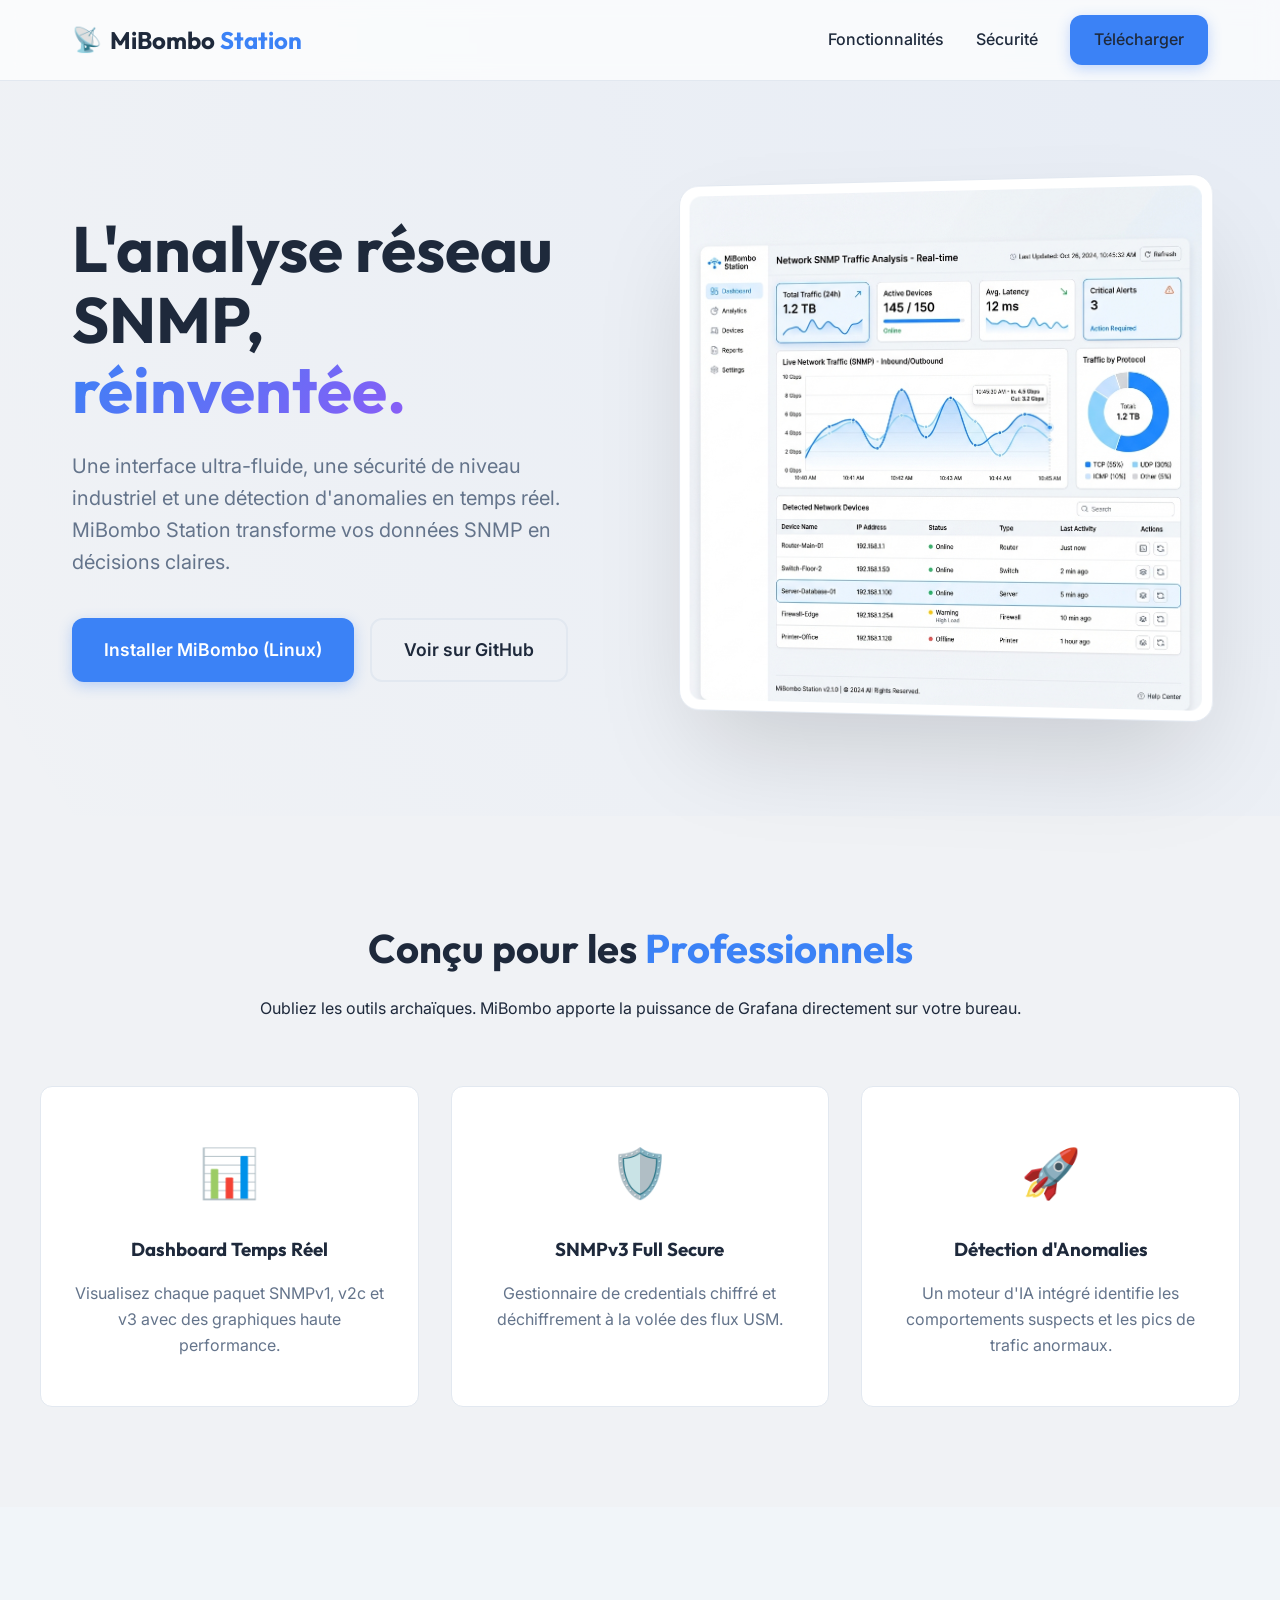
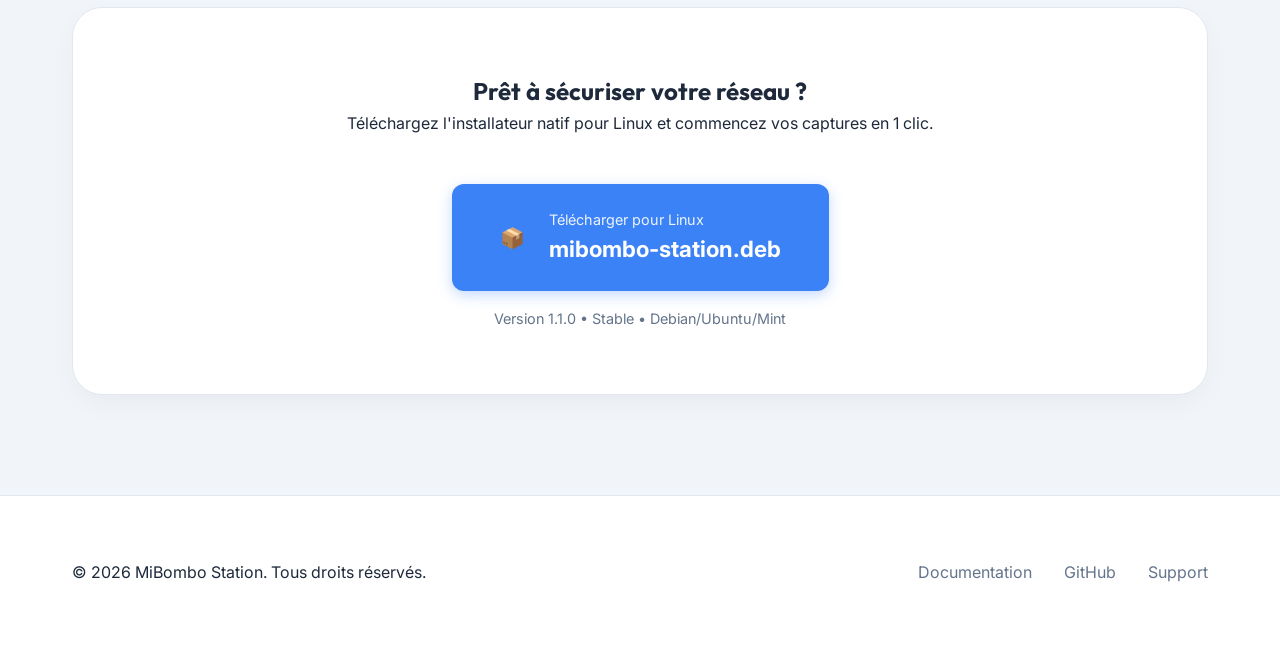
<file: MiBombo_version1/website/index.html>
<!DOCTYPE html>
<html lang="fr">

<head>
    <meta charset="UTF-8">
    <meta name="viewport" content="width=device-width, initial-scale=1.0">
    <title>MiBombo Station - Analyse SNMP Nouvelle Génération</title>
    <meta name="description"
        content="Découvrez MiBombo Station, la suite logicielle d'analyse SNMP sécurisée avec interface style Grafana. Téléchargez l'installateur Linux pour une surveillance réseau simplifiée.">
    <link rel="stylesheet" href="style.css">
    <!-- Google Fonts: Inter & Outfit -->
    <link rel="preconnect" href="https://fonts.googleapis.com">
    <link rel="preconnect" href="https://fonts.gstatic.com" crossorigin>
    <link
        href="https://fonts.googleapis.com/css2?family=Inter:wght@400;500;600;700&family=Outfit:wght@500;600;700&display=swap"
        rel="stylesheet">
</head>

<body>
    <header>
        <nav class="container">
            <div class="logo">
                <span class="logo-icon">📡</span>
                <span class="logo-text">MiBombo <span>Station</span></span>
            </div>
            <ul class="nav-links">
                <li><a href="#features">Fonctionnalités</a></li>
                <li><a href="#security">Sécurité</a></li>
                <li><a href="#download" class="btn btn-primary">Télécharger</a></li>
            </ul>
        </nav>
    </header>

    <main>
        <!-- Hero Section -->
        <section class="hero">
            <div class="container hero-grid">
                <div class="hero-content">
                    <h1>L'analyse réseau SNMP, <br><span class="text-gradient">réinventée.</span></h1>
                    <p class="lead">Une interface ultra-fluide, une sécurité de niveau industriel et une détection
                        d'anomalies en temps réel. MiBombo Station transforme vos données SNMP en décisions claires.</p>
                    <div class="hero-actions">
                        <a href="#download" class="btn btn-lg btn-primary">Installer MiBombo (Linux)</a>
                        <a href="https://github.com" class="btn btn-lg btn-outline">Voir sur GitHub</a>
                    </div>
                </div>
                <div class="hero-image">
                    <div class="mockup-frame">
                        <img src="assets/mockup.png" alt="MiBombo Station Dashboard Mockup">
                    </div>
                </div>
            </div>
        </section>

        <!-- Features Section -->
        <section id="features" class="features container">
            <div class="section-header">
                <h2>Conçu pour les <span>Professionnels</span></h2>
                <p>Oubliez les outils archaïques. MiBombo apporte la puissance de Grafana directement sur votre bureau.
                </p>
            </div>
            <div class="feature-grid">
                <div class="feature-card">
                    <div class="icon">📊</div>
                    <h3>Dashboard Temps Réel</h3>
                    <p>Visualisez chaque paquet SNMPv1, v2c et v3 avec des graphiques haute performance.</p>
                </div>
                <div class="feature-card">
                    <div class="icon">🛡️</div>
                    <h3>SNMPv3 Full Secure</h3>
                    <p>Gestionnaire de credentials chiffré et déchiffrement à la volée des flux USM.</p>
                </div>
                <div class="feature-card">
                    <div class="icon">🚀</div>
                    <h3>Détection d'Anomalies</h3>
                    <p>Un moteur d'IA intégré identifie les comportements suspects et les pics de trafic anormaux.</p>
                </div>
            </div>
        </section>

        <!-- Download Section -->
        <section id="download" class="download">
            <div class="container download-container">
                <div class="glass-card">
                    <h2>Prêt à sécuriser votre réseau ?</h2>
                    <p>Téléchargez l'installateur natif pour Linux et commencez vos captures en 1 clic.</p>
                    <div class="download-box">
                        <a href="mibombo-station.deb" download class="btn btn-xl btn-primary">
                            <span class="btn-icon">📦</span>
                            <div class="btn-text">
                                <span class="btn-sub">Télécharger pour Linux</span>
                                <span class="btn-main">mibombo-station.deb</span>
                            </div>
                        </a>
                        <p class="download-meta">Version 1.1.0 • Stable • Debian/Ubuntu/Mint</p>
                    </div>
                </div>
            </div>
        </section>
    </main>

    <footer>
        <div class="container footer-content">
            <p>&copy; 2026 MiBombo Station. Tous droits réservés.</p>
            <div class="social-links">
                <a href="#">Documentation</a>
                <a href="#">GitHub</a>
                <a href="#">Support</a>
            </div>
        </div>
    </footer>

    <script src="script.js"></script>
</body>

</html>
</file>
<file: MiBombo_version1/website/style.css>
:root {
    --primary: #3B82F6;
    --primary-hover: #2563EB;
    --secondary: #64748B;
    --bg-light: #F8FAFC;
    --bg-main: #F0F2F5;
    --white: #FFFFFF;
    --text-main: #1E293B;
    --text-muted: #64748B;
    --glass: rgba(255, 255, 255, 0.7);
    --border: #E2E8F0;
    --shadow: 0 10px 30px -5px rgba(0, 0, 0, 0.05);
    --radius: 12px;
    --transition: all 0.3s cubic-bezier(0.4, 0, 0.2, 1);
}

* {
    margin: 0;
    padding: 0;
    box-sizing: border-box;
}

html {
    scroll-behavior: smooth;
}

body {
    font-family: 'Inter', system-ui, -apple-system, sans-serif;
    color: var(--text-main);
    background-color: var(--bg-main);
    line-height: 1.6;
    overflow-x: hidden;
}

h1, h2, h3, .logo-text {
    font-family: 'Outfit', sans-serif;
}

.container {
    max-width: 1200px;
    margin: 0 auto;
    padding: 0 2rem;
}

/* Header & Nav */
header {
    background: var(--glass);
    backdrop-filter: blur(10px);
    border-bottom: 1px solid var(--border);
    position: fixed;
    width: 100%;
    top: 0;
    z-index: 1000;
}

nav {
    height: 80px;
    display: flex;
    justify-content: space-between;
    align-items: center;
}

.logo {
    display: flex;
    align-items: center;
    gap: 0.5rem;
    font-size: 1.5rem;
    font-weight: 700;
}

.logo-text span {
    color: var(--primary);
}

.nav-links {
    list-style: none;
    display: flex;
    align-items: center;
    gap: 2rem;
}

.nav-links a {
    text-decoration: none;
    color: var(--text-main);
    font-weight: 500;
    transition: var(--transition);
}

.nav-links a:hover {
    color: var(--primary);
}

/* Buttons */
.btn {
    display: inline-flex;
    align-items: center;
    justify-content: center;
    padding: 0.75rem 1.5rem;
    border-radius: var(--radius);
    text-decoration: none;
    font-weight: 600;
    transition: var(--transition);
    cursor: pointer;
    border: none;
}

.btn-primary {
    background-color: var(--primary);
    color: var(--white);
    box-shadow: 0 4px 14px 0 rgba(59, 130, 246, 0.3);
}

.btn-primary:hover {
    background-color: var(--primary-hover);
    transform: translateY(-2px);
    box-shadow: 0 6px 20px rgba(59, 130, 246, 0.4);
}

.btn-outline {
    background-color: transparent;
    border: 2px solid var(--border);
    color: var(--text-main);
}

.btn-outline:hover {
    border-color: var(--primary);
    color: var(--primary);
}

.btn-lg {
    padding: 1rem 2rem;
    font-size: 1.1rem;
}

.btn-xl {
    padding: 1.5rem 3rem;
    font-size: 1.25rem;
    gap: 1.5rem;
}

/* Hero Section */
.hero {
    padding: 180px 0 100px;
    background: radial-gradient(circle at top right, rgba(59, 130, 246, 0.05), transparent);
}

.hero-grid {
    display: grid;
    grid-template-columns: 1fr 1fr;
    align-items: center;
    gap: 4rem;
}

.hero-content h1 {
    font-size: 4rem;
    line-height: 1.1;
    margin-bottom: 1.5rem;
}

.text-gradient {
    background: linear-gradient(135deg, var(--primary), #8B5CF6);
    -webkit-background-clip: text;
    -webkit-text-fill-color: transparent;
}

.lead {
    font-size: 1.25rem;
    color: var(--text-muted);
    margin-bottom: 2.5rem;
}

.hero-actions {
    display: flex;
    gap: 1rem;
}

.hero-image {
    position: relative;
}

.mockup-frame {
    background: var(--white);
    padding: 10px;
    border-radius: 20px;
    box-shadow: 0 50px 100px -20px rgba(0, 0, 0, 0.15);
    border: 1px solid var(--border);
    transform: perspective(1000px) rotateY(-5deg);
    transition: var(--transition);
}

.mockup-frame:hover {
    transform: perspective(1000px) rotateY(0deg);
}

.mockup-frame img {
    width: 100%;
    border-radius: 12px;
    display: block;
}

/* Features Section */
.features {
    padding: 100px 0;
}

.section-header {
    text-align: center;
    margin-bottom: 4rem;
}

.section-header h2 {
    font-size: 2.5rem;
    margin-bottom: 1rem;
}

.section-header h2 span {
    color: var(--primary);
}

.feature-grid {
    display: grid;
    grid-template-columns: repeat(auto-fit, minmax(300px, 1fr));
    gap: 2rem;
}

.feature-card {
    background: var(--white);
    padding: 3rem 2rem;
    border-radius: var(--radius);
    border: 1px solid var(--border);
    transition: var(--transition);
    text-align: center;
}

.feature-card:hover {
    transform: translateY(-10px);
    box-shadow: var(--shadow);
    border-color: var(--primary);
}

.feature-card .icon {
    font-size: 3rem;
    margin-bottom: 1.5rem;
}

.feature-card h3 {
    margin-bottom: 1rem;
}

.feature-card p {
    color: var(--text-muted);
}

/* Download Section */
.download {
    padding: 100px 0;
    background-color: #f1f5f9;
}

.glass-card {
    background: var(--white);
    padding: 4rem;
    border-radius: 30px;
    text-align: center;
    box-shadow: var(--shadow);
    border: 1px solid var(--border);
}

.download-box {
    margin-top: 3rem;
}

.btn-text {
    text-align: left;
}

.btn-sub {
    display: block;
    font-size: 0.9rem;
    font-weight: 400;
    opacity: 0.9;
}

.btn-main {
    display: block;
    font-size: 1.4rem;
    font-weight: 700;
}

.download-meta {
    margin-top: 1rem;
    color: var(--text-muted);
    font-size: 0.9rem;
}

/* Footer */
footer {
    padding: 4rem 0;
    background: var(--white);
    border-top: 1px solid var(--border);
}

.footer-content {
    display: flex;
    justify-content: space-between;
    align-items: center;
}

.social-links {
    display: flex;
    gap: 2rem;
}

.social-links a {
    text-decoration: none;
    color: var(--text-muted);
    transition: var(--transition);
}

.social-links a:hover {
    color: var(--primary);
}

/* Responsive */
@media (max-width: 968px) {
    .hero-grid {
        grid-template-columns: 1fr;
        text-align: center;
    }
    .hero-content h1 {
        font-size: 2.5rem;
    }
    .hero-actions {
        justify-content: center;
    }
    .hero-image {
        margin-top: 3rem;
    }
    .hero-image .mockup-frame {
        transform: none;
    }
}
</file>
